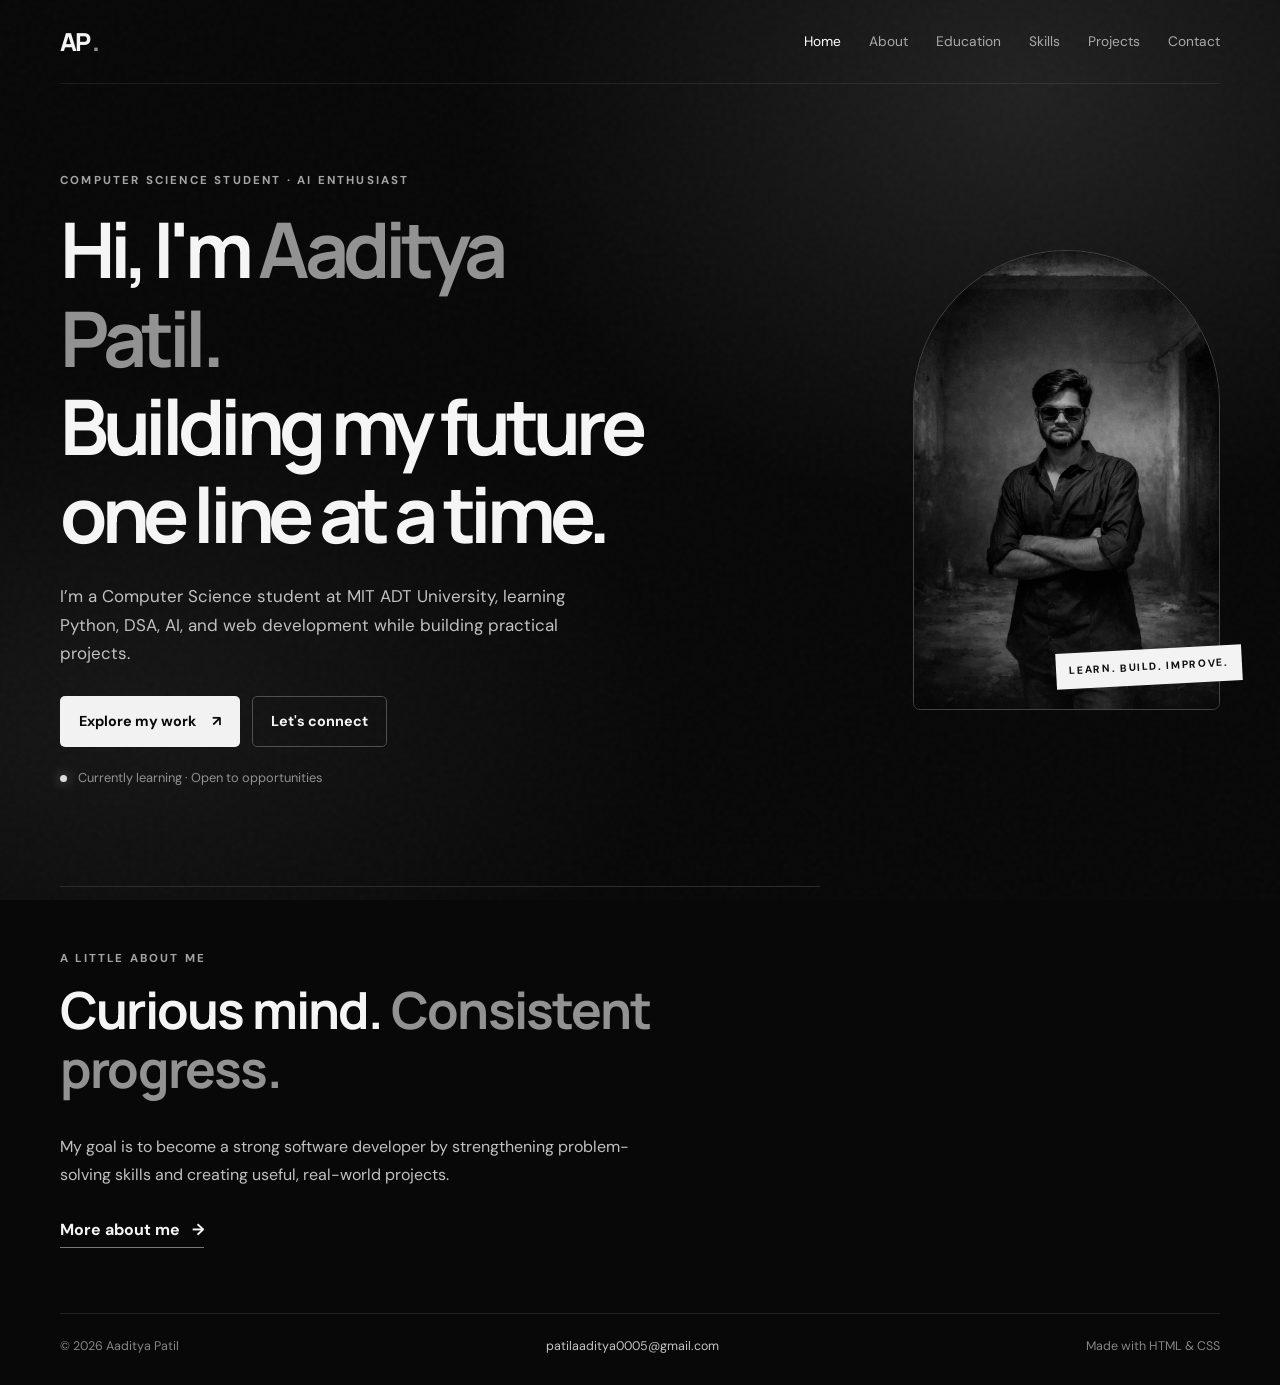
<file: index.html>
<!DOCTYPE html>
<html lang="en">
  <head>
    <!-- Defines the character encoding for the webpage -->
    <meta charset="utf-8" />

    <!-- Makes the website responsive on different screen sizes -->
    <meta content="width=device-width, initial-scale=1.0" name="viewport" />

    <!-- Provides a short description of the portfolio for search engines -->
    <meta
      content="Aaditya Patil &mdash; Computer Science student, aspiring software developer, and AI enthusiast."
      name="description"
    />

    <!-- Sets the title displayed in the browser tab -->
    <title>Aaditya Patil | Portfolio</title>

    <!-- Links the external CSS stylesheet for webpage styling -->
    <link href="style.css" rel="stylesheet" />
  </head>

  <!-- Main body of the homepage -->
  <body class="home-page">

    <!-- Main container that holds the complete webpage content -->
    <div class="page-container">

      <!-- Website header containing the logo and navigation menu -->
      <header class="site-header">

        <!-- Website logo / brand name -->
        <a class="brand" href="index.html">
          AP
          <span> . </span>
        </a>

        <!-- Navigation menu for moving between different portfolio pages -->
        <nav aria-label="Main navigation" class="site-nav">
          <a class="active" href="index.html"> Home </a>
          <a href="about.html"> About </a>
          <a href="education.html"> Education </a>
          <a href="skills.html"> Skills </a>
          <a href="projects.html"> Projects </a>
          <a href="contact.html"> Contact </a>
        </nav>
      </header>

      <!-- Main content area of the homepage -->
      <main>

        <!-- Hero section introduces the portfolio owner -->
        <section class="hero">

          <!-- Contains the introduction text and action buttons -->
          <div class="hero-copy">

            <!-- Small heading describing the owner's interests -->
            <p class="eyebrow">
              COMPUTER SCIENCE STUDENT &middot; AI ENTHUSIAST
            </p>

            <!-- Main heading of the portfolio homepage -->
            <h1>
              Hi, I'm
              <span> Aaditya Patil. </span>
              <br />
              Building my future
              <br />
              one line at a time.
            </h1>

            <!-- Short introduction about education, technical skills and learning -->
            <p class="hero-description">
              I&rsquo;m a Computer Science student at MIT ADT University,
              learning Python, DSA, AI, and web development while building
              practical projects.
            </p>

            <!-- Buttons that redirect visitors to projects and contact pages -->
            <div class="hero-actions">

              <!-- Button to explore the projects section -->
              <a class="button button-light" href="projects.html">
                Explore my work
                <span> &nearrow; </span>
              </a>

              <!-- Button to visit the contact page -->
              <a class="button button-outline" href="contact.html">
                Let's connect
              </a>
            </div>

            <!-- Displays current learning status and availability -->
            <p class="hero-note">
              <span class="status-dot"> </span>
              Currently learning &middot; Open to opportunities
            </p>
          </div>

          <!-- Profile image section -->
          <div class="hero-portrait-wrap">

            <!-- Decorative frame around the profile image -->
            <div class="portrait-frame">

              <!-- Displays the portfolio owner's profile picture -->
              <img
                alt="Aaditya Patil portrait"
                class="hero-portrait"
                src="assets/portrait-cinematic.jpeg"
              />
            </div>

            <!-- Caption displayed below the profile image -->
            <span class="portrait-caption"> LEARN. BUILD. IMPROVE. </span>
          </div>
        </section>

        <!-- Introduction section providing additional information about the owner -->
        <section class="home-intro">

          <!-- Section heading -->
          <p class="eyebrow">A LITTLE ABOUT ME</p>

          <!-- Highlights the owner's personality and approach to learning -->
          <h2>
            Curious mind.
            <span> Consistent progress. </span>
          </h2>

          <!-- Describes the owner's career goal -->
          <p>
            My goal is to become a strong software developer by strengthening
            problem-solving skills and creating useful, real-world projects.
          </p>

          <!-- Link to the detailed About page -->
          <a class="text-link" href="about.html">
            More about me
            <span> &rarr; </span>
          </a>
        </section>
      </main>

      <!-- Footer section containing copyright and contact information -->
      <footer class="site-footer">

        <!-- Copyright information -->
        <span> &copy; 2026 Aaditya Patil </span>

        <!-- Email link that opens the default email application -->
        <a href="mailto:patilaaditya0005@gmail.com">
          patilaaditya0005@gmail.com
        </a>

        <!-- Displays the technologies used to create the portfolio -->
        <span> Made with HTML &amp; CSS </span>
      </footer>
    </div>
  </body>
</html>
</file>
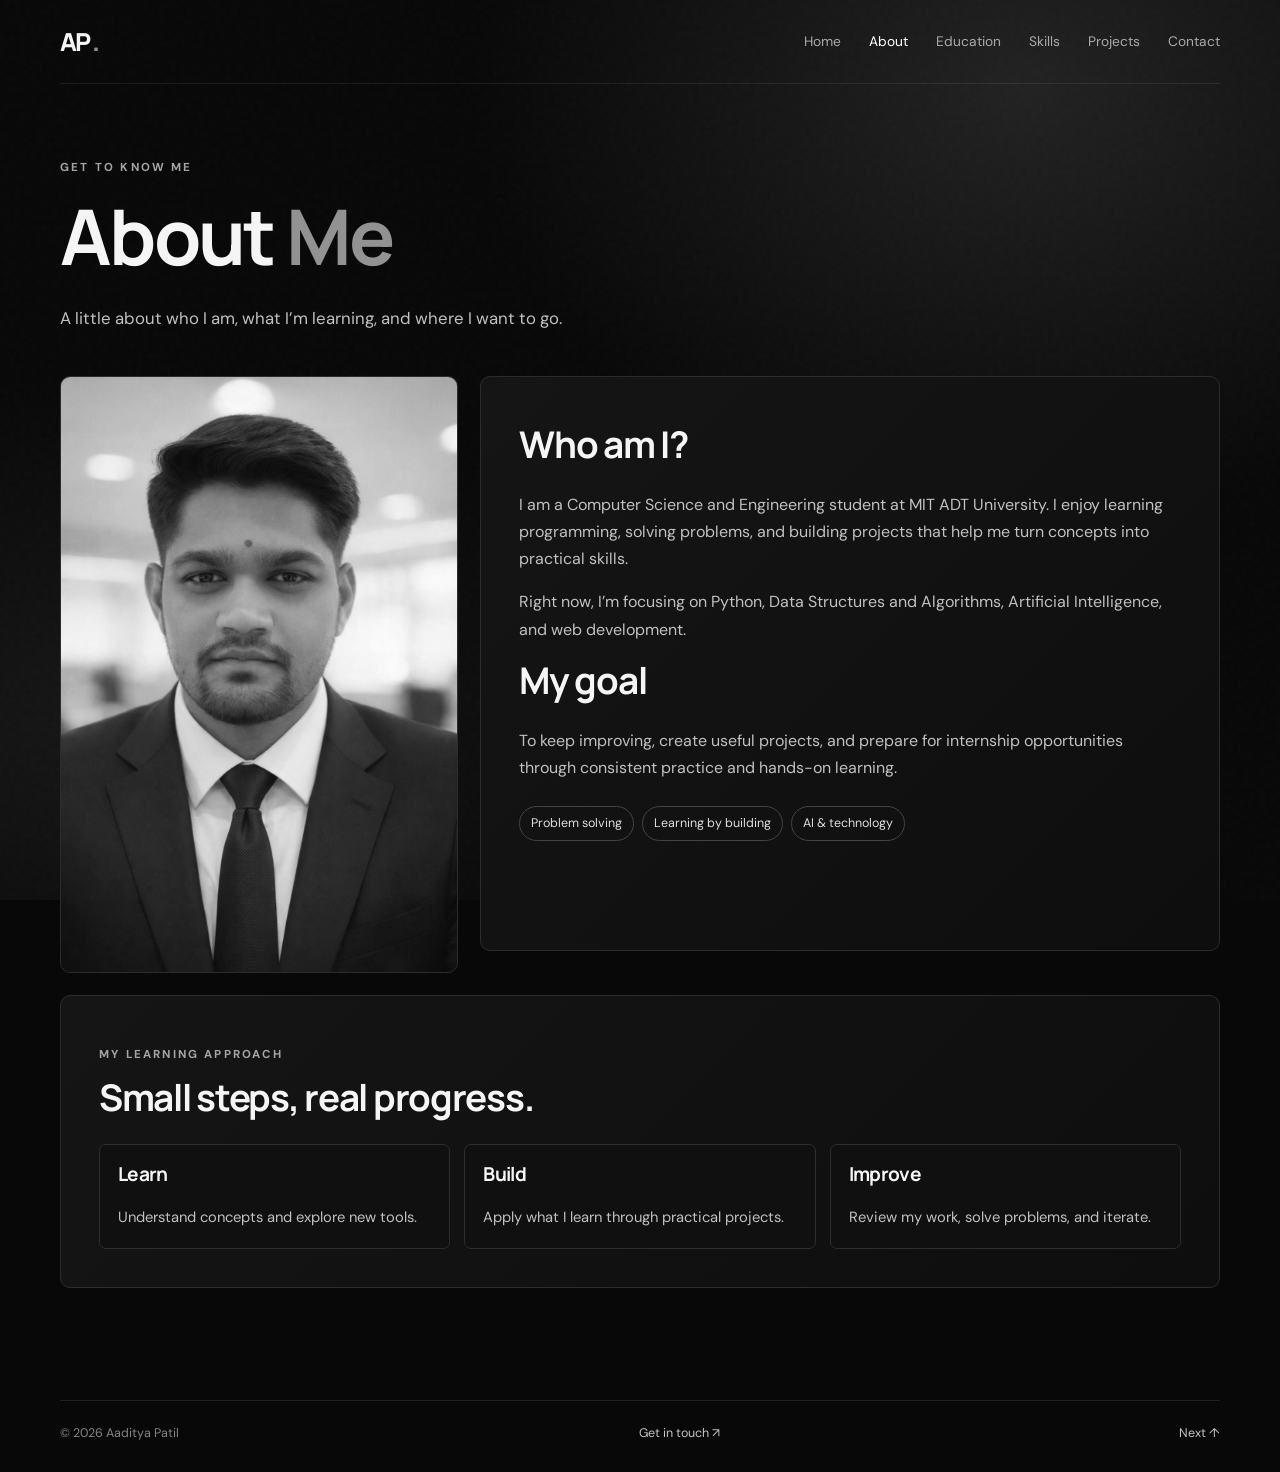
<file: about.html>
<!doctype html>
<html lang="en">
  <head>
    <meta charset="utf-8" />
    <meta content="width=device-width, initial-scale=1.0" name="viewport" />
    <meta
      content="About Aaditya Patil and his learning journey."
      name="description"
    />
    <title>About | Aaditya Patil</title>
    <link href="style.css" rel="stylesheet" />
  </head>
  <body>
    <div class="page-container">
      <header class="site-header">
        <a class="brand" href="index.html">
          AP
          <span> . </span>
        </a>
        <nav aria-label="Main navigation" class="site-nav">
          <a href="index.html"> Home </a>
          <a class="active" href="about.html"> About </a>
          <a href="education.html"> Education </a>
          <a href="skills.html"> Skills </a>
          <a href="projects.html"> Projects </a>
          <a href="contact.html"> Contact </a>
        </nav>
      </header>
      <main class="content-page">
        <section class="page-heading">
          <p class="eyebrow">GET TO KNOW ME</p>
          <h1>
            About
            <span> Me </span>
          </h1>
          <p>
            A little about who I am, what I&rsquo;m learning, and where I want
            to go.
          </p>
        </section>
        <section class="about-layout">
          <div class="about-photo">
            <img
              alt="Aaditya Patil in a formal outfit"
              src="assets/portrait-professional.png"
            />
          </div>
          <div class="panel about-copy">
            <h2>Who am I?</h2>
            <p>
              I am a Computer Science and Engineering student at MIT ADT
              University. I enjoy learning programming, solving problems, and
              building projects that help me turn concepts into practical
              skills.
            </p>
            <p>
              Right now, I&rsquo;m focusing on Python, Data Structures and
              Algorithms, Artificial Intelligence, and web development.
            </p>
            <h2>My goal</h2>
            <p>
              To keep improving, create useful projects, and prepare for
              internship opportunities through consistent practice and hands-on
              learning.
            </p>
            <div class="tag-list">
              <span> Problem solving </span>
              <span> Learning by building </span>
              <span> AI &amp; technology </span>
            </div>
          </div>
        </section>
        <section class="panel">
          <p class="eyebrow">MY LEARNING APPROACH</p>
          <h2>Small steps, real progress.</h2>
          <div class="three-grid">
            <article>
              <h3>Learn</h3>
              <p>Understand concepts and explore new tools.</p>
            </article>
            <article>
              <h3>Build</h3>
              <p>Apply what I learn through practical projects.</p>
            </article>
            <article>
              <h3>Improve</h3>
              <p>Review my work, solve problems, and iterate.</p>
            </article>
          </div>
        </section>
      </main>
      <footer class="site-footer">
        <span> &copy; 2026 Aaditya Patil </span>
        <a href="mailto:patilaaditya0005@gmail.com"> Get in touch &nearrow; </a>
        <a href="education.html"> Next &uarr; </a>
      </footer>
    </div>
  </body>
</html>
</file>
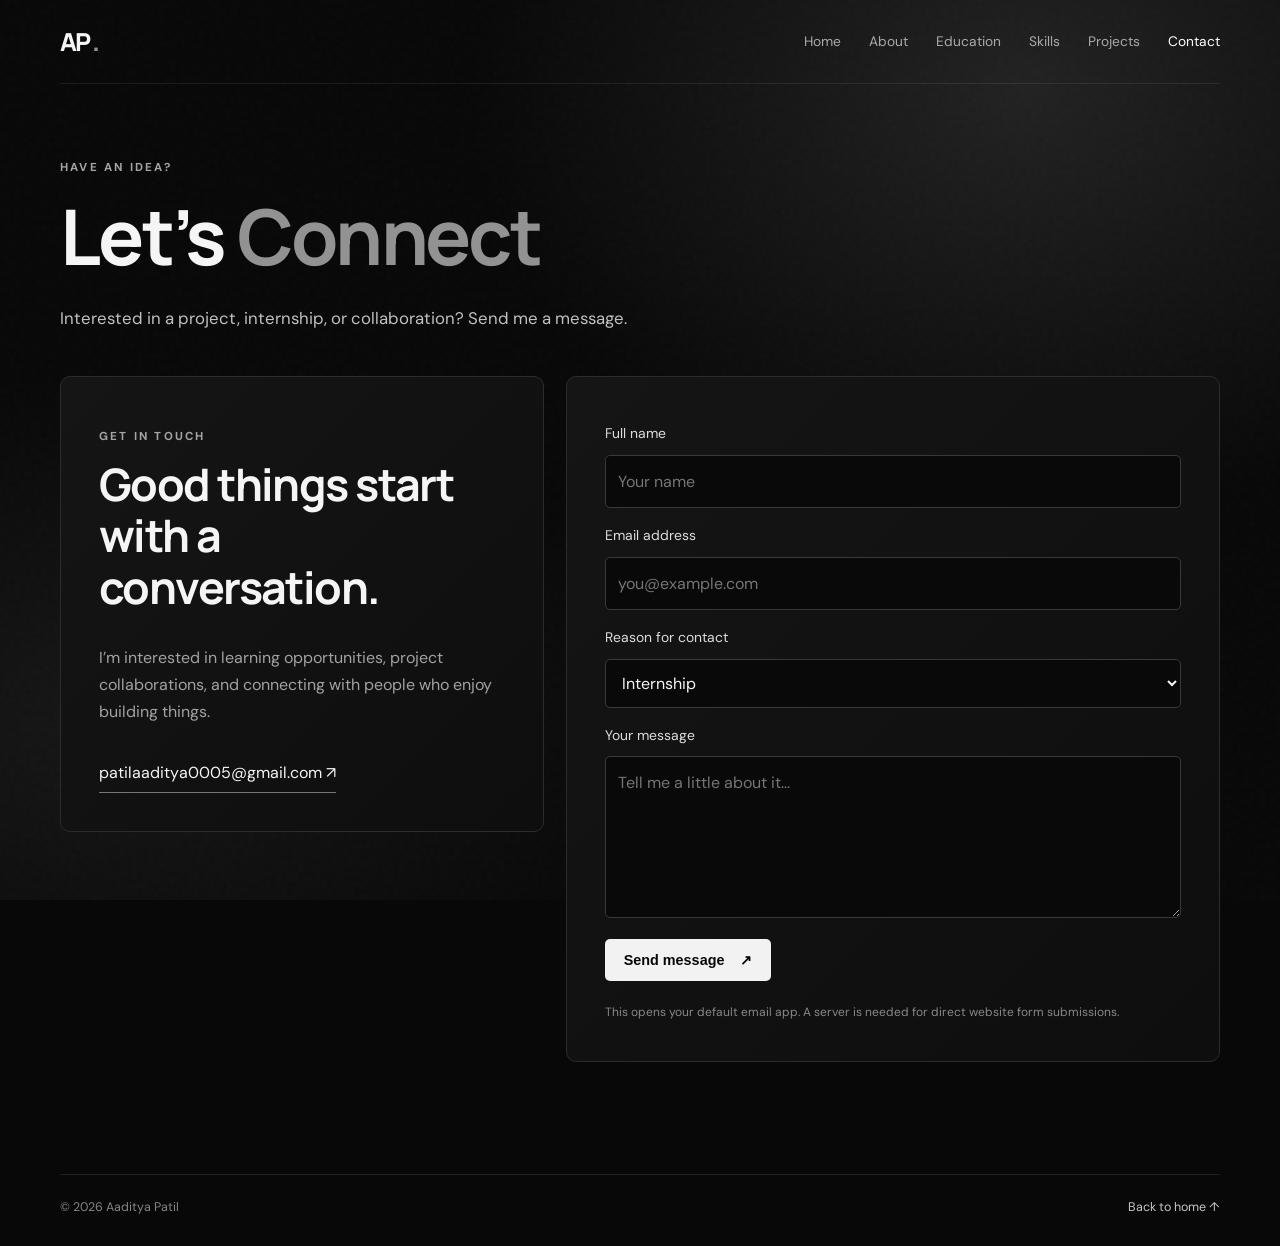
<file: contact.html>
<!doctype html>
<html lang="en">
  <head>
    <meta charset="utf-8" />
    <meta content="width=device-width, initial-scale=1.0" name="viewport" />
    <title>Contact | Aaditya Patil</title>
    <link href="style.css" rel="stylesheet" />
  </head>
  <body>
    <div class="page-container">
      <header class="site-header">
        <a class="brand" href="index.html">
          AP
          <span> . </span>
        </a>
        <nav aria-label="Main navigation" class="site-nav">
          <a href="index.html"> Home </a>
          <a href="about.html"> About </a>
          <a href="education.html"> Education </a>
          <a href="skills.html"> Skills </a>
          <a href="projects.html"> Projects </a>
          <a class="active" href="contact.html"> Contact </a>
        </nav>
      </header>
      <main class="content-page">
        <section class="page-heading">
          <p class="eyebrow">HAVE AN IDEA?</p>
          <h1>
            Let&rsquo;s
            <span> Connect </span>
          </h1>
          <p>
            Interested in a project, internship, or collaboration? Send me a
            message.
          </p>
        </section>
        <section class="contact-layout">
          <div class="panel contact-note">
            <p class="eyebrow">GET IN TOUCH</p>
            <h2>Good things start with a conversation.</h2>
            <p class="muted">
              I&rsquo;m interested in learning opportunities, project
              collaborations, and connecting with people who enjoy building
              things.
            </p>
            <a class="contact-email" href="mailto:patilaaditya0005@gmail.com">
              patilaaditya0005@gmail.com &nearrow;
            </a>
          </div>
          <form
            action="mailto:patilaaditya0005@gmail.com"
            class="panel contact-form"
            enctype="text/plain"
            method="post"
          >
            <label for="name"> Full name </label>
            <input
              id="name"
              name="Name"
              placeholder="Your name"
              required=""
              type="text"
            />
            <label for="email"> Email address </label>
            <input
              id="email"
              name="Email"
              placeholder="you@example.com"
              required=""
              type="email"
            />
            <label for="reason"> Reason for contact </label>
            <select id="reason" name="Reason">
              <option value="Internship">Internship</option>
              <option value="Project collaboration">
                Project collaboration
              </option>
              <option value="Other">Other</option>
            </select>
            <label for="message"> Your message </label>
            <textarea
              id="message"
              name="Message"
              placeholder="Tell me a little about it..."
              required=""
              rows="5"
            ></textarea>
            <button class="button button-light" type="submit">
              Send message
              <span> &nearrow; </span>
            </button>
            <p class="form-note">
              This opens your default email app. A server is needed for direct
              website form submissions.
            </p>
          </form>
        </section>
      </main>
      <footer class="site-footer">
        <span> &copy; 2026 Aaditya Patil </span>
        <a href="index.html"> Back to home &uarr; </a>
      </footer>
    </div>
  </body>
</html>
</file>
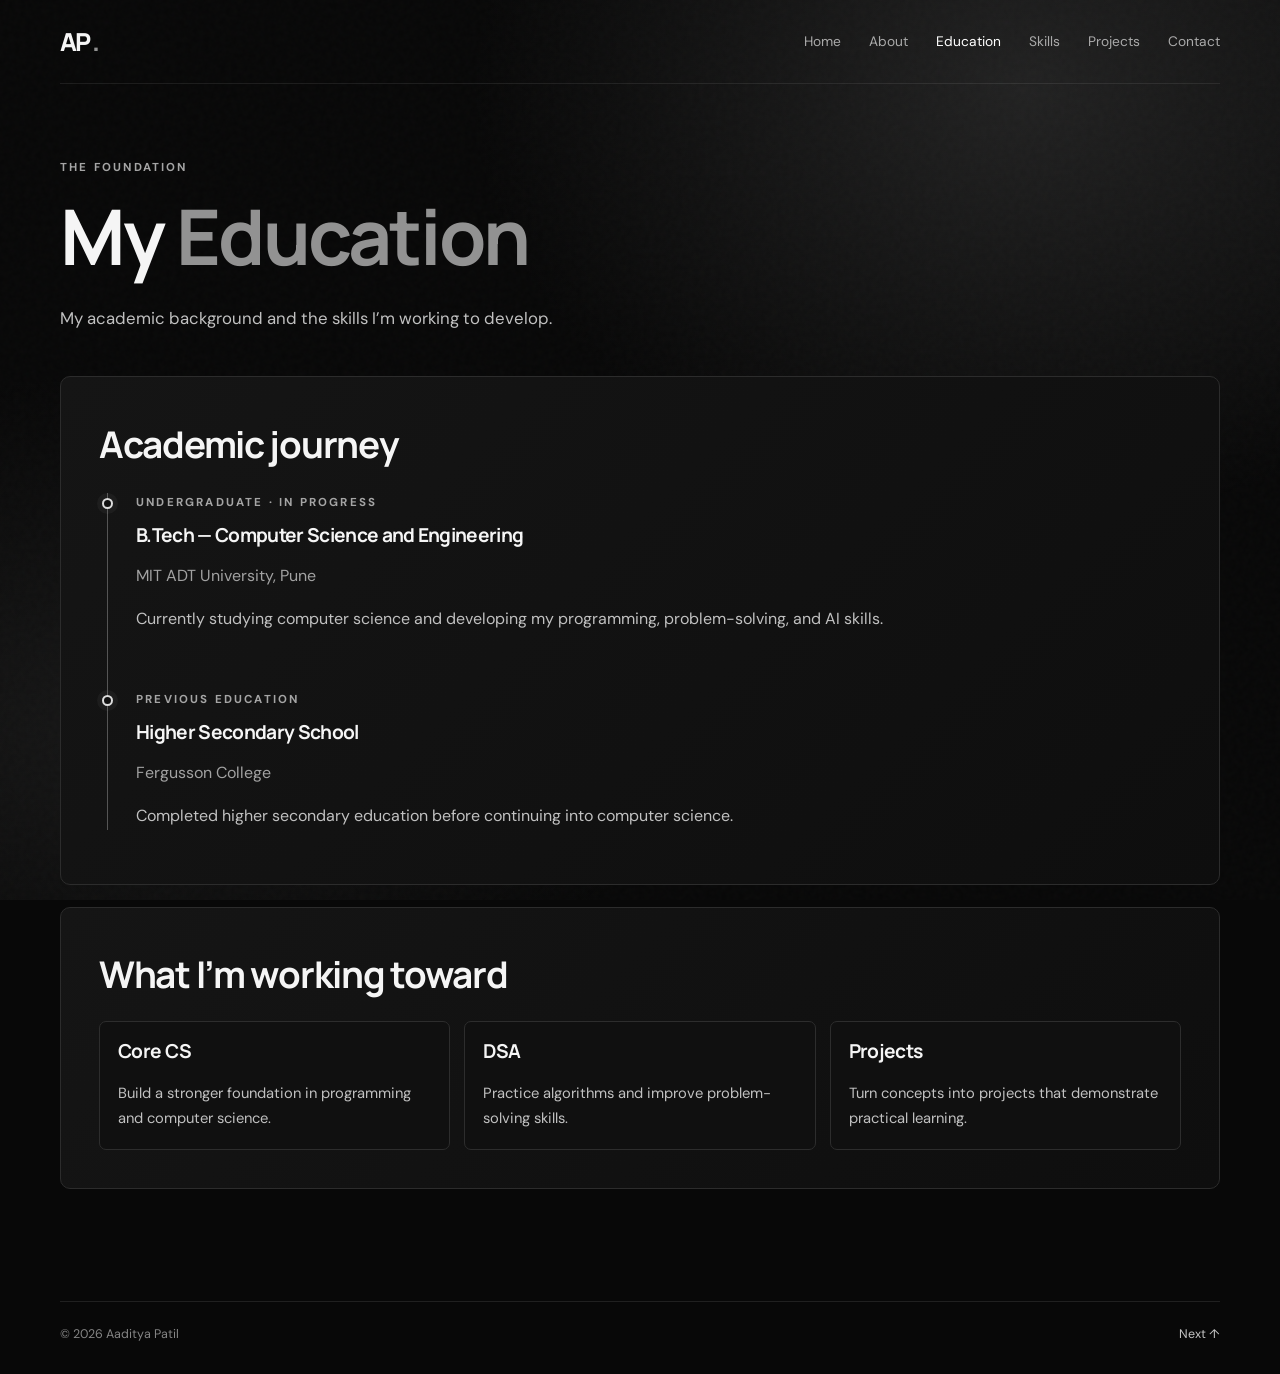
<file: education.html>
<!doctype html>
<html lang="en">
  <head>
    <meta charset="utf-8" />
    <meta content="width=device-width, initial-scale=1.0" name="viewport" />
    <title>Education | Aaditya Patil</title>
    <link href="style.css" rel="stylesheet" />
  </head>
  <body>
    <div class="page-container">
      <header class="site-header">
        <a class="brand" href="index.html">
          AP
          <span> . </span>
        </a>
        <nav aria-label="Main navigation" class="site-nav">
          <a href="index.html"> Home </a>
          <a href="about.html"> About </a>
          <a class="active" href="education.html"> Education </a>
          <a href="skills.html"> Skills </a>
          <a href="projects.html"> Projects </a>
          <a href="contact.html"> Contact </a>
        </nav>
      </header>
      <main class="content-page">
        <section class="page-heading">
          <p class="eyebrow">THE FOUNDATION</p>
          <h1>
            My
            <span> Education </span>
          </h1>
          <p>
            My academic background and the skills I&rsquo;m working to develop.
          </p>
        </section>
        <section class="panel">
          <h2>Academic journey</h2>
          <div class="timeline">
            <article class="timeline-item">
              <span class="timeline-dot"> </span>
              <p class="eyebrow">UNDERGRADUATE &middot; IN PROGRESS</p>
              <h3>B.Tech &mdash; Computer Science and Engineering</h3>
              <p class="muted">MIT ADT University, Pune</p>
              <p>
                Currently studying computer science and developing my
                programming, problem-solving, and AI skills.
              </p>
            </article>
            <article class="timeline-item">
              <span class="timeline-dot"> </span>
              <p class="eyebrow">PREVIOUS EDUCATION</p>
              <h3>Higher Secondary School</h3>
              <p class="muted">Fergusson College</p>
              <p>
                Completed higher secondary education before continuing into
                computer science.
              </p>
            </article>
          </div>
        </section>
        <section class="panel">
          <h2>What I&rsquo;m working toward</h2>
          <div class="three-grid">
            <article>
              <h3>Core CS</h3>
              <p>
                Build a stronger foundation in programming and computer science.
              </p>
            </article>
            <article>
              <h3>DSA</h3>
              <p>Practice algorithms and improve problem-solving skills.</p>
            </article>
            <article>
              <h3>Projects</h3>
              <p>
                Turn concepts into projects that demonstrate practical learning.
              </p>
            </article>
          </div>
        </section>
      </main>
      <footer class="site-footer">
        <span> &copy; 2026 Aaditya Patil </span>
        <a href="skills.html"> Next &uarr; </a>
      </footer>
    </div>
  </body>
</html>
</file>
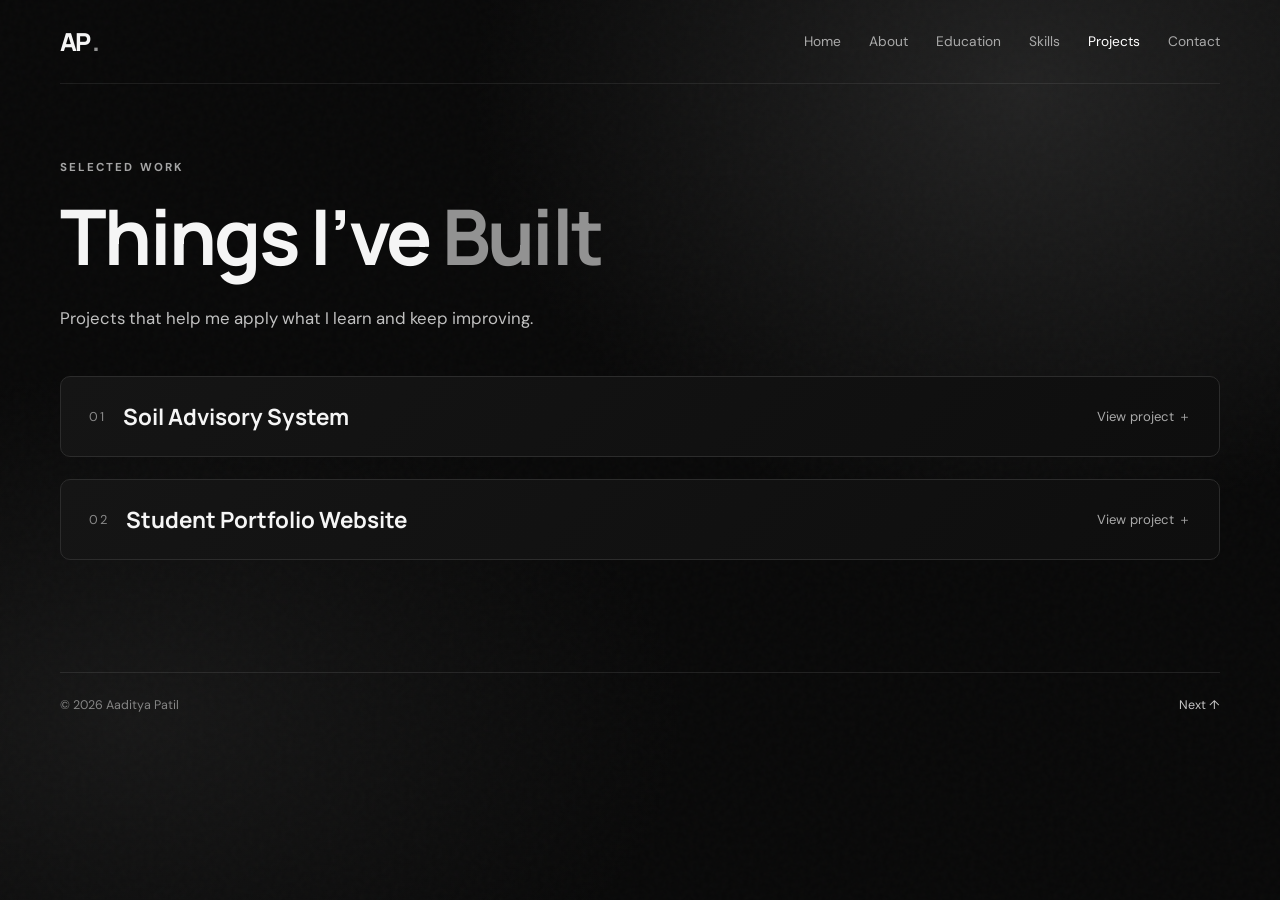
<file: projects.html>
<!doctype html>
<html lang="en">
  <head>
    <meta charset="utf-8" />
    <meta content="width=device-width, initial-scale=1.0" name="viewport" />
    <title>Projects | Aaditya Patil</title>
    <link href="style.css" rel="stylesheet" />
  </head>
  <body>
    <div class="page-container">
      <header class="site-header">
        <a class="brand" href="index.html">
          AP
          <span> . </span>
        </a>
        <nav aria-label="Main navigation" class="site-nav">
          <a href="index.html"> Home </a>
          <a href="about.html"> About </a>
          <a href="education.html"> Education </a>
          <a href="skills.html"> Skills </a>
          <a class="active" href="projects.html"> Projects </a>
          <a href="contact.html"> Contact </a>
        </nav>
      </header>
      <main class="content-page">
        <section class="page-heading">
          <p class="eyebrow">SELECTED WORK</p>
          <h1>
            Things I&rsquo;ve
            <span> Built </span>
          </h1>
          <p>Projects that help me apply what I learn and keep improving.</p>
        </section>
        <section class="project-card">
          <details>
            <summary>
              <span class="project-number"> 01 </span>
              <span class="project-title"> Soil Advisory System </span>
              <span class="open-label">
                View project
                <span> ＋ </span>
              </span>
            </summary>
            <div class="project-details">
              <div class="project-gallery">
                <figure>
                  <img alt="Soil Advisory System interface" src="soil1.jpg" />
                  <figcaption>Project interface</figcaption>
                </figure>
                <figure>
                  <img
                    alt="Soil Advisory System project screen"
                    src="soil2.jpg"
                  />
                  <figcaption>System preview</figcaption>
                </figure>
              </div>
              <p>
                This project explores how soil information can support crop
                recommendations and help users make more informed decisions.
              </p>
              <p>
                <strong> Technologies: </strong>
                Python, Machine Learning, web technologies
              </p>
              <h3>Video demo</h3>
              <p class="muted">Watch the project walkthrough below.</p>
              <video
                class="demo-video"
                controls=""
                playsinline=""
                preload="metadata"
              >
                <source src="demo.mp4" type="video/mp4" />
                Your browser does not support video playback.
              </video>
            </div>
          </details>
        </section>
        <section class="project-card">
          <details>
            <summary>
              <span class="project-number"> 02 </span>
              <span class="project-title"> Student Portfolio Website </span>
              <span class="open-label">
                View project
                <span> ＋ </span>
              </span>
            </summary>
            <div class="project-details">
              <p>
                A personal portfolio website introducing my background,
                education, skills, and projects.
              </p>
              <p>
                <strong> Technologies: </strong>
                HTML, CSS
              </p>
              <p>
                <strong> What I practiced: </strong>
                Multi-page navigation, responsive layouts, styling, and
                organizing content for the web.
              </p>
            </div>
          </details>
        </section>
      </main>
      <footer class="site-footer">
        <span> &copy; 2026 Aaditya Patil </span>
        <a href="contact.html"> Next &uarr; </a>
      </footer>
    </div>
  </body>
</html>
</file>
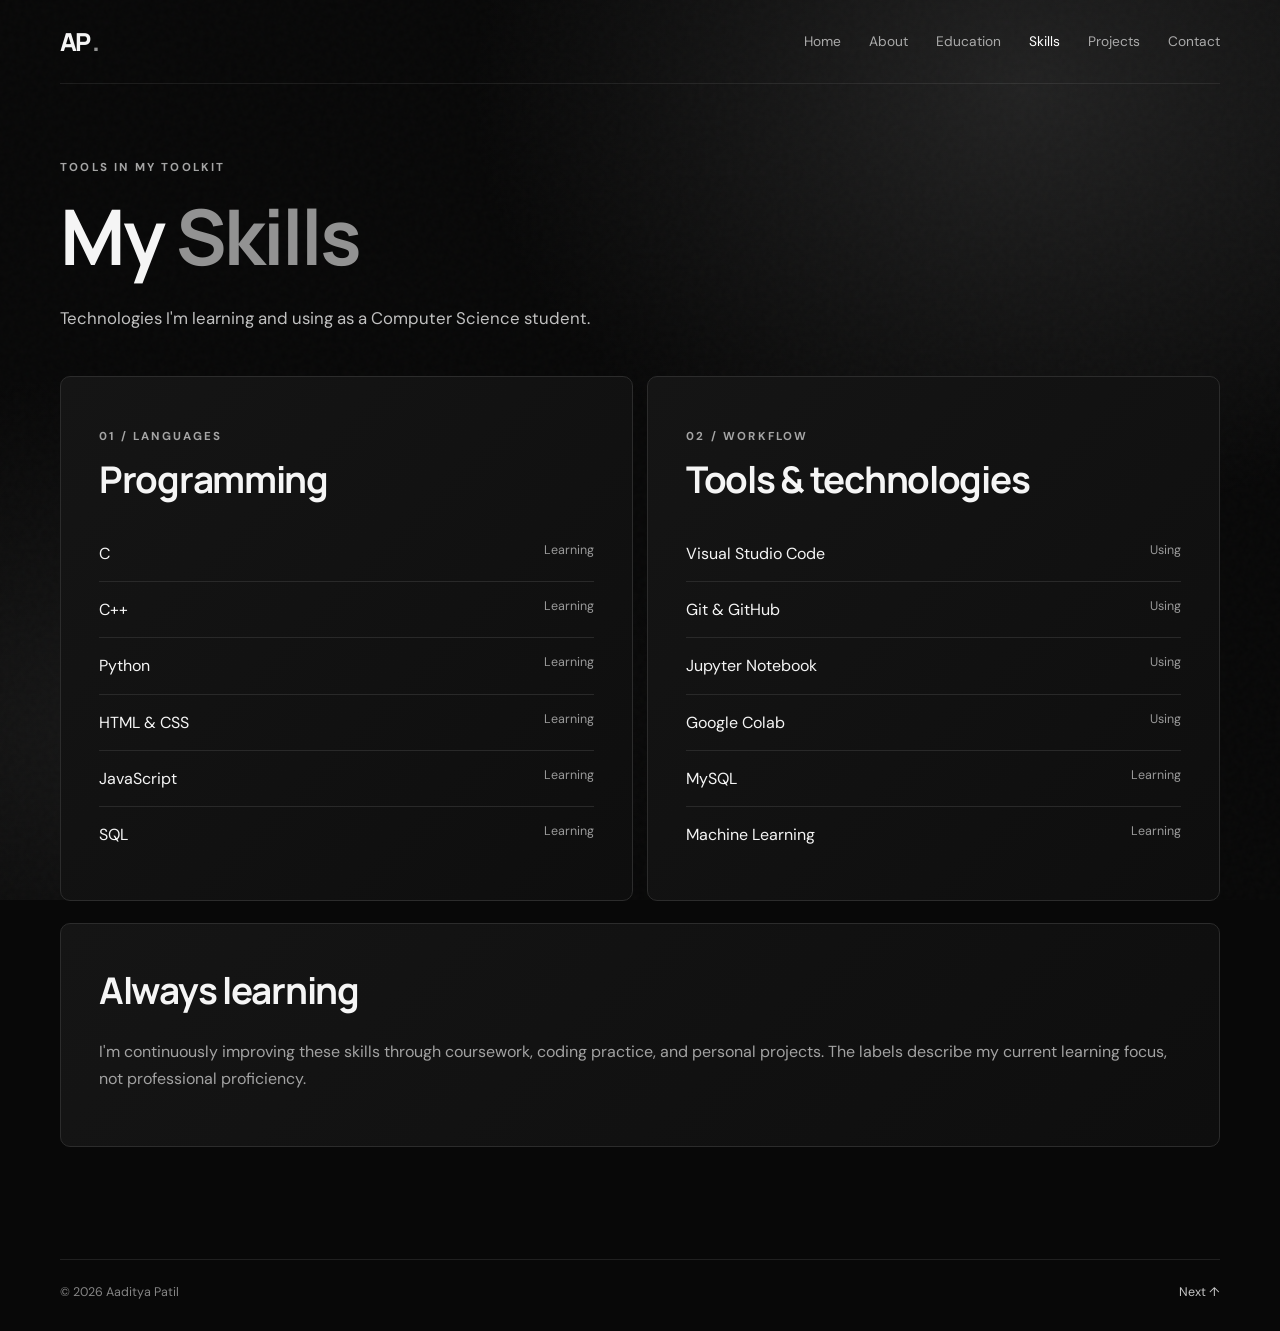
<file: skills.html>
<!doctype html>
<html lang="en">
  <head>
    <meta charset="utf-8" />
    <meta content="width=device-width, initial-scale=1.0" name="viewport" />
    <title>Skills | Aaditya Patil</title>
    <link href="style.css" rel="stylesheet" />
  </head>
  <body>
    <div class="page-container">
      <header class="site-header">
        <a class="brand" href="index.html">
          AP
          <span> . </span>
        </a>
        <nav aria-label="Main navigation" class="site-nav">
          <a href="index.html"> Home </a>
          <a href="about.html"> About </a>
          <a href="education.html"> Education </a>
          <a class="active" href="skills.html"> Skills </a>
          <a href="projects.html"> Projects </a>
          <a href="contact.html"> Contact </a>
        </nav>
      </header>
      <main class="content-page">
        <section class="page-heading">
          <p class="eyebrow">TOOLS IN MY TOOLKIT</p>
          <h1>
            My
            <span> Skills </span>
          </h1>
          <p>
            Technologies I'm learning and using as a Computer Science student.
          </p>
        </section>
        <div class="two-grid">
          <section class="panel">
            <p class="eyebrow">01 / LANGUAGES</p>
            <h2>Programming</h2>
            <div class="skill-list">
              <div>
                <span> C </span>
                <span class="skill-level"> Learning </span>
              </div>
              <div>
                <span> C++ </span>
                <span class="skill-level"> Learning </span>
              </div>
              <div>
                <span> Python </span>
                <span class="skill-level"> Learning </span>
              </div>
              <div>
                <span> HTML &amp; CSS </span>
                <span class="skill-level"> Learning </span>
              </div>
              <div>
                <span> JavaScript </span>
                <span class="skill-level"> Learning </span>
              </div>
              <div>
                <span> SQL </span>
                <span class="skill-level"> Learning </span>
              </div>
            </div>
          </section>
          <section class="panel">
            <p class="eyebrow">02 / WORKFLOW</p>
            <h2>Tools &amp; technologies</h2>
            <div class="skill-list">
              <div>
                <span> Visual Studio Code </span>
                <span class="skill-level"> Using </span>
              </div>
              <div>
                <span> Git &amp; GitHub </span>
                <span class="skill-level"> Using </span>
              </div>
              <div>
                <span> Jupyter Notebook </span>
                <span class="skill-level"> Using </span>
              </div>
              <div>
                <span> Google Colab </span>
                <span class="skill-level"> Using </span>
              </div>
              <div>
                <span> MySQL </span>
                <span class="skill-level"> Learning </span>
              </div>
              <div>
                <span> Machine Learning </span>
                <span class="skill-level"> Learning </span>
              </div>
            </div>
          </section>
        </div>
        <section class="panel">
          <h2>Always learning</h2>
          <p class="muted">
            I'm continuously improving these skills through coursework, coding
            practice, and personal projects. The labels describe my current
            learning focus, not professional proficiency.
          </p>
        </section>
      </main>
      <footer class="site-footer">
        <span> &copy; 2026 Aaditya Patil </span>
        <a href="projects.html"> Next &uarr; </a>
      </footer>
    </div>
  </body>
</html>
</file>
<file: style.css>
@import url("https://fonts.googleapis.com/css2?family=DM+Sans:wght@400;500;600;700&family=Manrope:wght@400;500;600;700;800&display=swap");
:root {
  color-scheme: dark;
  --bg: #080808;
  --panel: #111;
  --panel2: #171717;
  --white: #f5f5f5;
  --muted: #a2a2a2;
  --line: #2c2c2c;
  --soft: #d0d0d0;
  --max: 1160px;
}
* {
  box-sizing: border-box;
}
html {
  scroll-behavior: smooth;
  scroll-padding-top: 90px;
}
body {
  margin: 0;
  background: var(--bg);
  color: var(--white);
  font-family: "DM Sans", Arial, sans-serif;
  line-height: 1.7;
  min-height: 100vh;
  overflow-x: hidden;
}
body:before {
  content: "";
  position: fixed;
  inset: 0;
  z-index: -2;
  pointer-events: none;
  background:
    radial-gradient(ellipse at 80% 10%, #222 0, transparent 38%),
    radial-gradient(ellipse at 10% 80%, #171717 0, transparent 34%), #080808;
}
body:after {
  content: "";
  position: fixed;
  inset: 0;
  z-index: -1;
  pointer-events: none;
  opacity: 0.12;
  background-image: url("data:image/svg+xml,%3Csvg viewBox='0 0 180 180' xmlns='http://www.w3.org/2000/svg'%3E%3Cfilter id='n'%3E%3CfeTurbulence type='fractalNoise' baseFrequency='.9' numOctaves='3' stitchTiles='stitch'/%3E%3C/filter%3E%3Crect width='100%25' height='100%25' filter='url(%23n)' opacity='.2'/%3E%3C/svg%3E");
}
a {
  color: inherit;
  text-decoration: none;
}
img {
  max-width: 100%;
  display: block;
}
p {
  color: #c1c1c1;
}
h1,
h2,
h3 {
  font-family: Manrope, Arial, sans-serif;
  line-height: 1.15;
  letter-spacing: -0.035em;
}
h1 {
  font-size: clamp(2.7rem, 7vw, 5.4rem);
  margin: 0.2em 0 0.3em;
}
h2 {
  font-size: clamp(1.5rem, 3vw, 2.3rem);
  margin: 0.2em 0 0.7em;
}
h3 {
  font-size: 1.2rem;
}
.page-container {
  width: min(var(--max), calc(100% - 48px));
  margin: auto;
}
.site-header {
  display: flex;
  align-items: center;
  justify-content: space-between;
  gap: 24px;
  padding: 25px 0;
  border-bottom: 1px solid #ffffff15;
  animation: fadeDown 0.7s both;
}
.brand {
  font:
    800 1.55rem Manrope,
    sans-serif;
  letter-spacing: -0.08em;
}
.brand span,
.page-heading h1 span,
.hero h1 span,
.home-intro h2 span {
  color: #929292;
}
.site-nav {
  display: flex;
  gap: clamp(12px, 2.3vw, 28px);
  align-items: center;
  flex-wrap: wrap;
}
.site-nav a {
  font-size: 0.86rem;
  color: #aaa;
  transition:
    color 0.2s,
    transform 0.2s;
}
.site-nav a:hover,
.site-nav a.active {
  color: #fff;
}
.site-nav a:hover {
  transform: translateY(-2px);
}
.eyebrow {
  font-size: 0.72rem;
  font-weight: 700;
  letter-spacing: 0.19em;
  color: #a5a5a5;
  text-transform: uppercase;
}
.hero {
  display: grid;
  grid-template-columns: 1.1fr 0.9fr;
  align-items: center;
  gap: clamp(32px, 7vw, 90px);
  padding: 75px 0 85px;
  min-height: 570px;
}
.hero-copy {
  animation: fadeUp 0.8s 0.1s both;
}
.hero h1 {
  font-size: clamp(2.8rem, 6vw, 5.3rem);
  letter-spacing: -0.07em;
}
.hero-description {
  max-width: 560px;
  font-size: 1.06rem;
}
.hero-actions {
  display: flex;
  gap: 12px;
  flex-wrap: wrap;
  margin: 28px 0 20px;
}
.button {
  display: inline-flex;
  align-items: center;
  justify-content: center;
  gap: 16px;
  padding: 12px 18px;
  border-radius: 5px;
  font-weight: 700;
  font-size: 0.9rem;
  border: 1px solid transparent;
  cursor: pointer;
  transition:
    transform 0.25s,
    background 0.25s,
    border-color 0.25s;
}
.button:hover {
  transform: translateY(-3px);
}
.button-light {
  background: #f2f2f2;
  color: #080808;
}
.button-light:hover {
  background: #d2d2d2;
}
.button-outline {
  border-color: #505050;
  color: #f5f5f5;
}
.button-outline:hover {
  border-color: #ddd;
}
.hero-note {
  font-size: 0.8rem;
  color: #929292;
}
.status-dot {
  display: inline-block;
  width: 7px;
  height: 7px;
  border-radius: 50%;
  background: #ddd;
  margin-right: 8px;
  box-shadow: 0 0 12px #fff7;
}
.hero-portrait-wrap {
  position: relative;
  max-width: 420px;
  justify-self: end;
  animation: fadeUp 0.9s 0.2s both;
}
.portrait-frame {
  height: 460px;
  overflow: hidden;
  border: 1px solid #444;
  border-radius: 170px 170px 8px 8px;
  background: #171717;
  position: relative;
}
.portrait-frame:after {
  content: "";
  position: absolute;
  inset: 0;
  background:
    linear-gradient(0deg, #08080888, transparent 45%),
    linear-gradient(90deg, #0003, transparent 45%);
  pointer-events: none;
}
.hero-portrait {
  width: 100%;
  height: 100%;
  object-fit: cover;
  object-position: center 28%;
  filter: grayscale(100%) contrast(1.04);
  transition: transform 0.8s;
}
.portrait-frame:hover .hero-portrait {
  transform: scale(1.04);
}
.portrait-caption {
  position: absolute;
  right: -22px;
  bottom: 25px;
  background: #f3f3f3;
  color: #111;
  padding: 9px 13px;
  font-size: 0.65rem;
  font-weight: 800;
  letter-spacing: 0.16em;
  transform: rotate(-3deg);
}
.home-intro {
  border-top: 1px solid var(--line);
  padding: 50px 0 65px;
  max-width: 760px;
}
.home-intro h2 {
  font-size: clamp(2rem, 4vw, 3.3rem);
}
.home-intro > p:not(.eyebrow) {
  max-width: 600px;
}
.text-link {
  display: inline-flex;
  gap: 12px;
  margin-top: 12px;
  border-bottom: 1px solid #777;
  padding-bottom: 4px;
  font-weight: 700;
}
.content-page {
  padding: 62px 0 90px;
}
.page-heading {
  max-width: 760px;
  margin-bottom: 44px;
  animation: fadeUp 0.65s both;
}
.page-heading h1 {
  font-size: clamp(2.8rem, 6vw, 4.8rem);
}
.page-heading > p:last-child {
  font-size: 1.05rem;
  max-width: 620px;
}
.panel,
.project-card {
  background: linear-gradient(135deg, #151515, #0e0e0e);
  border: 1px solid var(--line);
  border-radius: 10px;
  padding: clamp(22px, 4vw, 38px);
  margin-bottom: 22px;
  transition:
    border-color 0.25s,
    transform 0.25s;
}
.panel:hover,
.project-card:hover {
  border-color: #555;
}
.about-layout {
  display: grid;
  grid-template-columns: minmax(220px, 0.7fr) 1.3fr;
  gap: 22px;
  align-items: stretch;
  margin-bottom: 22px;
}
.about-photo {
  min-height: 420px;
  overflow: hidden;
  border: 1px solid var(--line);
  border-radius: 10px;
  background: #151515;
}
.about-photo img {
  width: 100%;
  height: 100%;
  object-fit: cover;
  object-position: center 25%;
  filter: grayscale(100%);
  transition: transform 0.6s;
}
.about-photo:hover img {
  transform: scale(1.035);
}
.about-copy p {
  max-width: 700px;
}
.tag-list {
  display: flex;
  gap: 8px;
  flex-wrap: wrap;
  margin-top: 25px;
}
.tag-list span {
  border: 1px solid #444;
  border-radius: 30px;
  padding: 6px 11px;
  color: #ddd;
  font-size: 0.78rem;
}
.three-grid,
.two-grid {
  display: grid;
  grid-template-columns: repeat(3, minmax(0, 1fr));
  gap: 14px;
}
.two-grid {
  grid-template-columns: repeat(2, minmax(0, 1fr));
}
.three-grid article {
  padding: 18px;
  border: 1px solid #2d2d2d;
  border-radius: 7px;
  background: #101010;
}
.three-grid h3 {
  margin-top: 0;
}
.three-grid p {
  font-size: 0.92rem;
  margin-bottom: 0;
}
.timeline {
  border-left: 1px solid #555;
  margin: 28px 0 5px 8px;
  padding-left: 28px;
}
.timeline-item {
  position: relative;
  padding: 0 0 30px;
}
.timeline-item:last-child {
  padding-bottom: 0;
}
.timeline-dot {
  position: absolute;
  left: -34px;
  top: 5px;
  width: 11px;
  height: 11px;
  border: 2px solid #ddd;
  background: #111;
  border-radius: 50%;
  box-shadow: 0 0 0 5px #ffffff0a;
}
.timeline-item h3 {
  margin: 0.25em 0;
}
.muted {
  color: var(--muted);
}
.skill-list {
  margin-top: 20px;
}
.skill-list > div {
  display: flex;
  justify-content: space-between;
  gap: 12px;
  padding: 14px 0;
  border-bottom: 1px solid #292929;
}
.skill-list > div:last-child {
  border-bottom: 0;
}
.skill-level {
  color: #999;
  font-size: 0.78rem;
}
.project-card {
  padding: 0;
  overflow: hidden;
}
.project-card details {
  width: 100%;
}
.project-card summary {
  display: flex;
  align-items: center;
  gap: 18px;
  list-style: none;
  cursor: pointer;
  padding: 24px 28px;
}
.project-card summary::-webkit-details-marker {
  display: none;
}
.project-number {
  font-size: 0.8rem;
  color: #888;
  letter-spacing: 0.12em;
}
.project-title {
  font:
    700 clamp(1.05rem, 2.5vw, 1.4rem) Manrope,
    sans-serif;
  flex: 1;
}
.open-label {
  font-size: 0.82rem;
  color: #aaa;
  white-space: nowrap;
}
.project-card details[open] .open-label span {
  display: inline-block;
  transform: rotate(45deg);
}
.project-details {
  padding: 0 28px 30px;
  animation: fadeUp 0.4s both;
}
.project-details > p {
  max-width: 850px;
}
.project-gallery {
  display: grid;
  grid-template-columns: repeat(2, minmax(0, 1fr));
  gap: 14px;
  margin: 8px 0 25px;
}
.project-gallery figure {
  margin: 0;
}
.project-gallery img {
  width: 100%;
  height: 220px;
  object-fit: cover;
  object-position: top;
  border-radius: 6px;
  border: 1px solid #333;
  filter: grayscale(100%);
  transition:
    filter 0.3s,
    transform 0.3s;
}
.project-gallery img:hover {
  filter: grayscale(35%);
  transform: translateY(-3px);
}
figcaption {
  font-size: 0.76rem;
  color: #888;
  margin-top: 7px;
}
.demo-video {
  display: block;
  width: 100%;
  max-height: 520px;
  background: #000;
  border: 1px solid #333;
  border-radius: 7px;
  margin-top: 15px;
}
.contact-layout {
  display: grid;
  grid-template-columns: 0.85fr 1.15fr;
  gap: 22px;
  align-items: start;
}
.contact-note h2 {
  font-size: clamp(1.8rem, 4vw, 2.8rem);
}
.contact-email {
  display: inline-block;
  margin-top: 18px;
  padding-bottom: 5px;
  border-bottom: 1px solid #777;
  overflow-wrap: anywhere;
}
.contact-form {
  display: flex;
  flex-direction: column;
  gap: 9px;
}
.contact-form label {
  font-size: 0.87rem;
  color: #ddd;
  margin-top: 7px;
}
.contact-form input,
.contact-form select,
.contact-form textarea {
  width: 100%;
  background: #090909;
  border: 1px solid #393939;
  border-radius: 5px;
  padding: 12px;
  color: #f5f5f5;
  font: inherit;
  outline: none;
  transition: border-color 0.2s;
}
.contact-form input:focus,
.contact-form select:focus,
.contact-form textarea:focus {
  border-color: #aaa;
}
.contact-form textarea {
  resize: vertical;
}
.contact-form button {
  align-self: flex-start;
  margin-top: 12px;
}
.form-note {
  font-size: 0.75rem;
  color: #888;
  margin-bottom: 0;
}
.site-footer {
  display: flex;
  align-items: center;
  justify-content: space-between;
  gap: 18px;
  flex-wrap: wrap;
  padding: 22px 0 28px;
  border-top: 1px solid #ffffff19;
  color: #858585;
  font-size: 0.78rem;
}
.site-footer a {
  color: #c5c5c5;
}
.site-footer a:hover {
  color: white;
}
@keyframes fadeUp {
  from {
    opacity: 0;
    transform: translateY(18px);
  }
  to {
    opacity: 1;
    transform: translateY(0);
  }
}
@keyframes fadeDown {
  from {
    opacity: 0;
    transform: translateY(-10px);
  }
  to {
    opacity: 1;
    transform: translateY(0);
  }
}
@media (max-width: 760px) {
  .page-container {
    width: min(100% - 30px, var(--max));
  }
  .site-header {
    align-items: flex-start;
    flex-direction: column;
    gap: 15px;
  }
  .site-nav {
    gap: 10px 18px;
  }
  .site-nav a {
    font-size: 0.82rem;
  }
  .hero {
    grid-template-columns: 1fr;
    padding: 50px 0 55px;
    gap: 35px;
  }
  .hero-portrait-wrap {
    justify-self: center;
    width: min(100%, 360px);
  }
  .portrait-frame {
    height: 390px;
  }
  .portrait-caption {
    right: -8px;
  }
  .content-page {
    padding: 45px 0 65px;
  }
  .about-layout,
  .contact-layout,
  .two-grid {
    grid-template-columns: 1fr;
  }
  .about-photo {
    min-height: 300px;
    height: 360px;
  }
  .three-grid {
    grid-template-columns: 1fr;
  }
  .project-card summary {
    gap: 10px;
    padding: 20px 17px;
  }
  .project-details {
    padding: 0 17px 22px;
  }
  .project-gallery {
    grid-template-columns: 1fr;
  }
  .project-gallery img {
    height: auto;
    max-height: 260px;
  }
  .site-footer {
    align-items: flex-start;
    flex-direction: column;
    gap: 8px;
  }
}
@media (prefers-reduced-motion: reduce) {
  *,
  *::before,
  *::after {
    scroll-behavior: auto !important;
    animation-duration: 0.01ms !important;
    animation-iteration-count: 1 !important;
    transition-duration: 0.01ms !important;
  }
}
</file>
